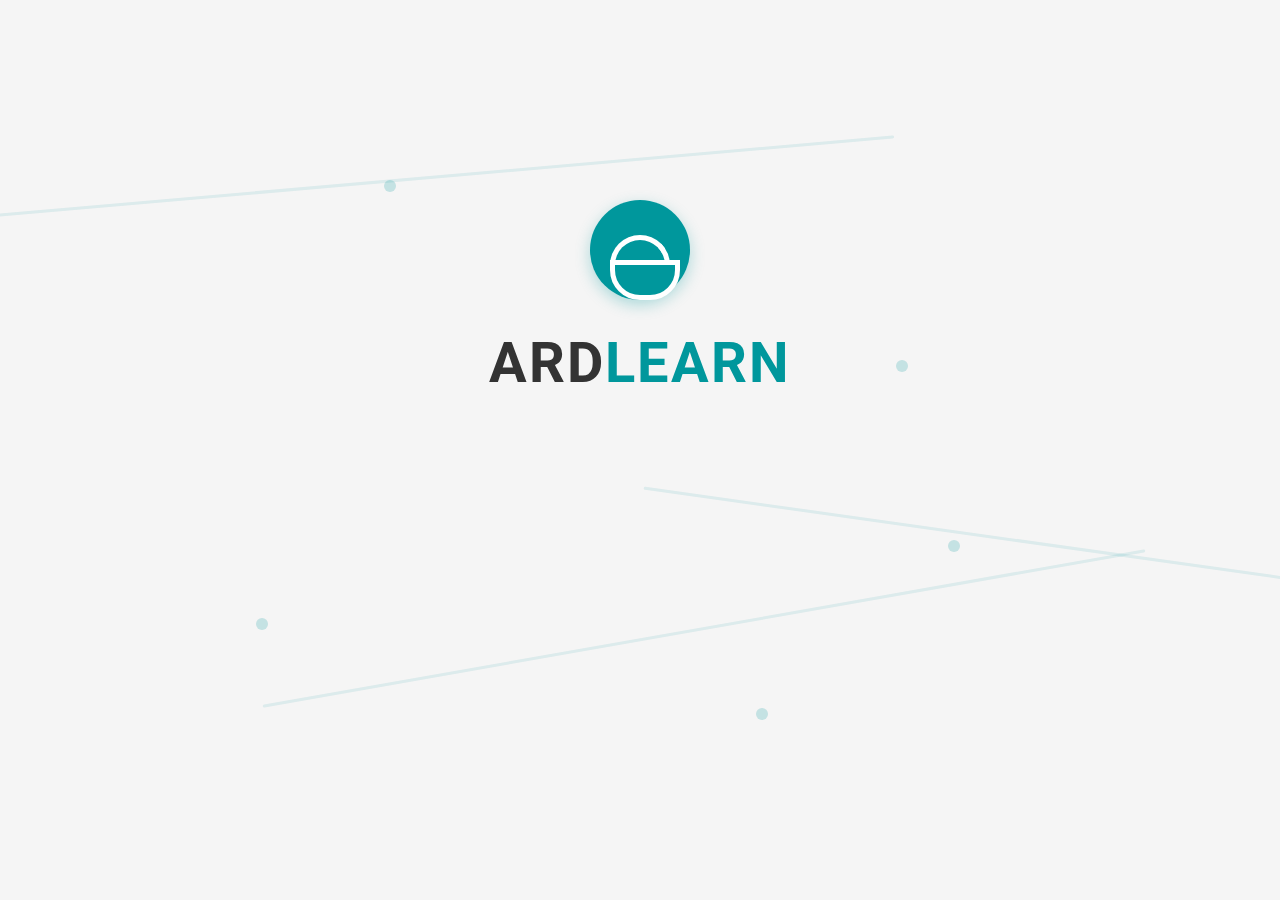
<file: index.html>
<!DOCTYPE html>

<html lang="ru">
<head>
    <meta charset="UTF-8">
    <meta name="viewport" content="width=device-width, initial-scale=1.0">
    <title>ArdLearn - Цифровая образовательная платформа</title>
    <link rel="stylesheet" href="index.css">
    <link rel="stylesheet" href="https://cdnjs.cloudflare.com/ajax/libs/font-awesome/6.0.0-beta3/css/all.min.css">
</head>
<body>
    <div class="splash-container">
        <div class="logo-container">
            <div class="logo-icon">
                <div class="arduino-logo">
                    <div class="logo-infinity"></div>
                </div>
            </div>
            <h1>ARD<span class="highlight">LEARN</span></h1>
        </div>
        <h2>Цифровая образовательная платформа для изучения Arduino</h2>
        <p>Инновационное решение для эффективного освоения навыков программирования и электроники</p>
        
        <div class="start-button-container">
            <a href="pres/presentation.html" class="start-button">
                НАЧАТЬ
                <i class="fas fa-arrow-right"></i>
            </a>
        </div>
        
        <div class="animated-background">
            <div class="circuit-line line1"></div>
            <div class="circuit-line line2"></div>
            <div class="circuit-line line3"></div>
            <div class="circuit-dot dot1"></div>
            <div class="circuit-dot dot2"></div>
            <div class="circuit-dot dot3"></div>
            <div class="circuit-dot dot4"></div>
            <div class="circuit-dot dot5"></div>
        </div>
    </div>

    <script>
        document.addEventListener('DOMContentLoaded', function() {
            // Анимация появления элементов
            setTimeout(() => {
                document.querySelector('.logo-container').classList.add('visible');
            }, 300);
            
            setTimeout(() => {
                document.querySelector('h2').classList.add('visible');
            }, 800);
            
            setTimeout(() => {
                document.querySelector('p').classList.add('visible');
            }, 1200);
            
            setTimeout(() => {
                document.querySelector('.start-button-container').classList.add('visible');
            }, 1600);
            
            // Эффект при наведении на кнопку
            const startButton = document.querySelector('.start-button');
            startButton.addEventListener('mouseover', function() {
                document.querySelectorAll('.circuit-dot').forEach(dot => {
                    dot.classList.add('active');
                });
            });
            
            startButton.addEventListener('mouseout', function() {
                document.querySelectorAll('.circuit-dot').forEach(dot => {
                    dot.classList.remove('active');
                });
            });
        });
    </script>
</body>
</html>
</file>
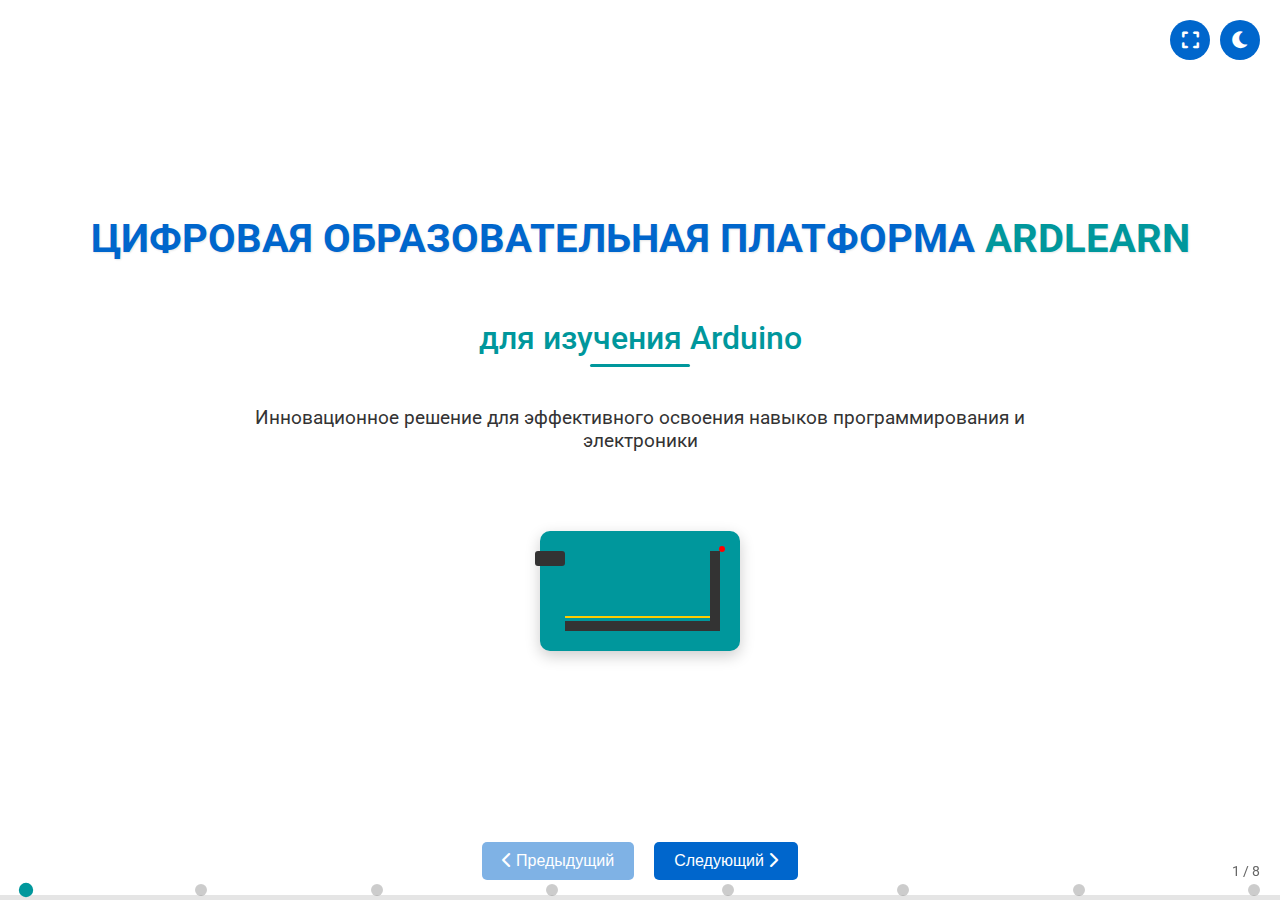
<file: pres/presentation.html>
<!DOCTYPE html>
<html lang="ru">
<head>
    <meta charset="UTF-8">
    <meta name="viewport" content="width=device-width, initial-scale=1.0">
    <title>ArdLearn - Цифровая образовательная платформа</title>
    <link rel="stylesheet" href="presentation.css">
    <link rel="stylesheet" href="presentation-models.css">
    <link rel="stylesheet" href="https://cdnjs.cloudflare.com/ajax/libs/font-awesome/6.0.0-beta3/css/all.min.css">
</head>
<body>
    <div class="slide-container">
        <!-- Slide 1: Title -->
        <div class="slide active" id="slide1">
            <h1>ЦИФРОВАЯ ОБРАЗОВАТЕЛЬНАЯ ПЛАТФОРМА <span class="arduino-color">ARDLEARN</span></h1>
            <h2>для изучения Arduino</h2>
            <div class="content">
                <p style="text-align: center; font-size: 1.2em;">Инновационное решение для эффективного освоения навыков программирования и электроники</p>
            </div>
            <div class="model-container">
                <div class="arduino-board-model">
                    <div class="board-base"></div>
                    <div class="usb-port"></div>
                    <div class="power-led"></div>
                    <div class="digital-pins"></div>
                    <div class="analog-pins"></div>
                </div>
            </div>
        </div>

        <!-- Slide 2: Introduction -->
        <div class="slide" id="slide2">
            <h2>Введение</h2>
            <div class="content">
                <ul class="animated-list">
                    <li>Актуальность образовательных платформ в эпоху цифровых технологий</li>
                    <li>ArdLearn - инновационное решение для изучения микроконтроллеров Arduino</li>
                    <li>Структурированные интерактивные курсы и практические задания</li>
                    <li>Обширная база знаний по Arduino</li>
                    <li>Более 60% студентов технических специальностей предпочитают интерактивный формат обучения</li>
                </ul>
            </div>
            <div class="model-container">
                <div class="education-model">
                    <div class="book"></div>
                    <div class="laptop">
                        <div class="laptop-screen"></div>
                    </div>
                    <div class="student"></div>
                </div>
            </div>
        </div>

        <!-- Slide 3: Architecture -->
        <div class="slide" id="slide3">
            <h2>Архитектура платформы</h2>
            <div class="content">
                <ul class="animated-list">
                    <li>Современные веб-технологии</li>
                    <li>Адаптивный интерфейс</li>
                    <li>Высокая производительность</li>
                    <li>Модульная структура обучения</li>
                    <li>Интерактивные учебные материалы</li>
                    <li>Административная панель</li>
                    <li>API для динамической загрузки контента</li>
                    <li>Система персонализации (светлая/темная тема)</li>
                </ul>
            </div>
            <div class="model-container">
                <div class="architecture-model">
                    <div class="server"></div>
                    <div class="database"></div>
                    <div class="client"></div>
                    <div class="connection-line line1"></div>
                    <div class="connection-line line2"></div>
                </div>
            </div>
        </div>

        <!-- Slide 4: Modules -->
        <div class="slide" id="slide4">
            <h2>Модульная структура обучения</h2>
            <div class="content">
                <ul class="animated-list" style="column-count: 2; column-gap: 40px;">
                    <li>Основы Arduino</li>
                    <li>Arduino IDE</li>
                    <li>Платы Arduino</li>
                    <li>Цифровой ввод/вывод</li>
                    <li>Аналоговые сигналы</li>
                    <li>Работа с датчиками</li>
                    <li>Управление моторами</li>
                    <li>Дисплеи и индикация</li>
                    <li>Интернет вещей (IoT)</li>
                    <li>Программирование</li>
                    <li>Электронные компоненты</li>
                    <li>Готовые проекты</li>
                    <li>Шаблоны кода</li>
                </ul>
            </div>
            <div class="model-container">
                <div class="modules-model">
                    <div class="module module1">
                        <i class="fas fa-microchip"></i>
                    </div>
                    <div class="module module2">
                        <i class="fas fa-code"></i>
                    </div>
                    <div class="module module3">
                        <i class="fas fa-cogs"></i>
                    </div>
                    <div class="module module4">
                        <i class="fas fa-project-diagram"></i>
                    </div>
                </div>
            </div>
        </div>

        <!-- Slide 5: Implementation Features -->
        <div class="slide" id="slide5">
            <h2>Особенности реализации</h2>
            <div class="content">
                <ul class="animated-list">
                    <li><span class="highlight">Адаптивный дизайн</span> - корректное отображение на устройствах с различным разрешением экрана</li>
                    <li><span class="highlight">Подсветка синтаксиса кода</span> - реализована с использованием Prism.js, адаптированной под стиль Arduino IDE</li>
                    <li><span class="highlight">Модульная архитектура</span> - легкое расширение функциональности и добавление новых образовательных модулей</li>
                    <li><span class="highlight">Интеграция с базой данных</span> - динамическая загрузка контента и персонализация обучения</li>
                    <li><span class="highlight">Система аутентификации</span> - разграничение доступа к административным функциям и пользовательскому контенту</li>
                </ul>
            </div>
            <div class="model-container">
                <div class="implementation-model">
                    <div class="code-editor">
                        <div class="code-line"></div>
                        <div class="code-line"></div>
                        <div class="code-line"></div>
                    </div>
                    <div class="responsive-devices">
                        <div class="device desktop"></div>
                        <div class="device tablet"></div>
                        <div class="device mobile"></div>
                    </div>
                </div>
            </div>
        </div>

        <!-- Slide 6: Advantages -->
        <div class="slide" id="slide6">
            <h2>Преимущества платформы ArdLearn</h2>
            <div class="content">
                <ul class="animated-list">
                    <li><span class="highlight">Структурированный подход к обучению</span> - логическая последовательность материалов с постепенным наращиванием сложности</li>
                    <li><span class="highlight">Интерактивность</span> - возможность сразу применять полученные знания на практике</li>
                    <li><span class="highlight">Современный интерфейс</span> - интуитивно понятный интерфейс с поддержкой различных тем оформления</li>
                    <li><span class="highlight">Расширяемость</span> - легкое добавление новых модулей и функциональных возможностей</li>
                    <li><span class="highlight">Доступность</span> - не требует установки дополнительного ПО, доступна через веб-браузер</li>
                </ul>
            </div>
            <div class="model-container">
                <div class="advantages-model">
                    <div class="advantage-item">
                        <div class="advantage-icon">
                            <i class="fas fa-graduation-cap"></i>
                        </div>
                        <div class="advantage-bar"></div>
                    </div>
                    <div class="advantage-item">
                        <div class="advantage-icon">
                            <i class="fas fa-hand-pointer"></i>
                        </div>
                        <div class="advantage-bar"></div>
                    </div>
                    <div class="advantage-item">
                        <div class="advantage-icon">
                            <i class="fas fa-palette"></i>
                        </div>
                        <div class="advantage-bar"></div>
                    </div>
                </div>
            </div>
        </div>

        <!-- Slide 7: Development Prospects -->
        <div class="slide" id="slide7">
            <h2>Перспективы развития</h2>
            <div class="content">
                <ul class="animated-list">
                    <li>Интеграция с онлайн-симулятором Arduino</li>
                    <li>Система тестирования и оценки знаний</li>
                    <li>Форум для обсуждения и обмена опытом</li>
                    <li>Персонализированные рекомендации на основе анализа активности пользователя</li>
                    <li>Мобильное приложение для расширения возможностей доступа</li>
                </ul>
            </div>
            <div class="model-container">
                <div class="prospects-model">
                    <div class="rocket">
                        <div class="rocket-body"></div>
                        <div class="rocket-window"></div>
                        <div class="rocket-fin"></div>
                        <div class="rocket-flame"></div>
                    </div>
                    <div class="stars">
                        <div class="star star1"></div>
                        <div class="star star2"></div>
                        <div class="star star3"></div>
                        <div class="star star4"></div>
                        <div class="star star5"></div>
                    </div>
                </div>
            </div>
        </div>

        <!-- Slide 8: Conclusion -->
        <div class="slide" id="slide8">
            <h2>Заключение</h2>
            <div class="content">
                <ul class="animated-list">
                    <li>ArdLearn - комплексное решение для изучения Arduino</li>
                    <li>Объединение структурированных учебных материалов, интерактивных элементов и современных технологий</li>
                    <li>Решение проблемы доступности качественных образовательных ресурсов</li>
                    <li>Популяризация технического образования</li>
                    <li>Развитие навыков программирования среди широкой аудитории</li>
                    <li>Соответствие современным тенденциям цифровизации образования</li>
                </ul>
            </div>
            <div class="model-container">
                <div class="conclusion-model">
                    <div class="arduino-logo">
                        <div class="logo-infinity"></div>
                    </div>
                    <div class="education-icon">
                        <i class="fas fa-user-graduate"></i>
                    </div>
                    <div class="connection-arrow"></div>
                </div>
            </div>
        </div>

        <!-- Navigation buttons -->
        <div class="navigation">
            <button id="prevBtn"><i class="fas fa-chevron-left"></i> Предыдущий</button>
            <button id="nextBtn">Следующий <i class="fas fa-chevron-right"></i></button>
        </div>
        <div class="slide-number" id="slideNumber">1 / 8</div>
        
        <!-- Theme toggle button -->
        <button class="theme-toggle" id="themeToggle" title="Переключить тему оформления"><i class="fas fa-moon"></i></button>
    </div>

    <script src="presentation.js"></script>
</body>
</html>
</file>
<file: index.css>
/* ArdLearn Splash Screen Styles */
@import url('https://fonts.googleapis.com/css2?family=Roboto:wght@300;400;500;700&display=swap');

:root {
    --primary-color: #00979c;
    --secondary-color: #0066cc;
    --text-color: #333;
    --background-color: #f5f5f5;
    --highlight-color: #00979c;
}

* {
    margin: 0;
    padding: 0;
    box-sizing: border-box;
}

body, html {
    height: 100%;
    font-family: 'Roboto', 'Segoe UI', Tahoma, Geneva, Verdana, sans-serif;
    background-color: var(--background-color);
    color: var(--text-color);
    overflow: hidden;
}

.splash-container {
    width: 100%;
    height: 100vh;
    display: flex;
    flex-direction: column;
    justify-content: center;
    align-items: center;
    text-align: center;
    padding: 20px;
    position: relative;
    z-index: 1;
}

.logo-container {
    display: flex;
    flex-direction: column;
    align-items: center;
    margin-bottom: 30px;
    opacity: 0;
    transform: translateY(-20px);
    transition: opacity 0.8s ease, transform 0.8s ease;
}

.logo-container.visible {
    opacity: 1;
    transform: translateY(0);
}

.logo-icon {
    width: 120px;
    height: 120px;
    margin-bottom: 20px;
    display: flex;
    justify-content: center;
    align-items: center;
}

.arduino-logo {
    width: 100px;
    height: 100px;
    background-color: var(--primary-color);
    border-radius: 50%;
    display: flex;
    justify-content: center;
    align-items: center;
    box-shadow: 0 5px 15px rgba(0, 151, 156, 0.3);
}

.logo-infinity {
    width: 60px;
    height: 30px;
    border: 5px solid white;
    border-radius: 30px 30px 0 0;
    position: relative;
}

.logo-infinity::before {
    content: '';
    position: absolute;
    width: 60px;
    height: 30px;
    border: 5px solid white;
    border-radius: 0 0 30px 30px;
    top: 20px;
    left: -5px;
}

h1 {
    font-size: 3.5rem;
    font-weight: 700;
    letter-spacing: 2px;
    margin-bottom: 10px;
    color: var(--text-color);
}

.highlight {
    color: var(--highlight-color);
}

h2 {
    font-size: 1.8rem;
    font-weight: 500;
    margin-bottom: 20px;
    opacity: 0;
    transform: translateY(-15px);
    transition: opacity 0.8s ease, transform 0.8s ease;
    max-width: 800px;
}

h2.visible {
    opacity: 1;
    transform: translateY(0);
}

p {
    font-size: 1.2rem;
    margin-bottom: 50px;
    max-width: 700px;
    line-height: 1.6;
    opacity: 0;
    transform: translateY(-10px);
    transition: opacity 0.8s ease, transform 0.8s ease;
}

p.visible {
    opacity: 1;
    transform: translateY(0);
}

.start-button-container {
    opacity: 0;
    transform: scale(0.9);
    transition: opacity 0.8s ease, transform 0.8s ease;
}

.start-button-container.visible {
    opacity: 1;
    transform: scale(1);
}

.start-button {
    display: inline-flex;
    align-items: center;
    justify-content: center;
    padding: 20px 60px;
    font-size: 1.8rem;
    font-weight: 700;
    text-transform: uppercase;
    background-color: var(--primary-color);
    color: white;
    border: none;
    border-radius: 50px;
    cursor: pointer;
    text-decoration: none;
    box-shadow: 0 10px 25px rgba(0, 151, 156, 0.4);
    transition: transform 0.3s ease, box-shadow 0.3s ease, background-color 0.3s ease;
    position: relative;
    overflow: hidden;
    letter-spacing: 2px;
}

.start-button::before {
    content: '';
    position: absolute;
    top: 0;
    left: -100%;
    width: 100%;
    height: 100%;
    background: linear-gradient(90deg, transparent, rgba(255, 255, 255, 0.2), transparent);
    transition: left 0.7s ease;
}

.start-button:hover {
    transform: translateY(-5px) scale(1.05);
    box-shadow: 0 15px 30px rgba(0, 151, 156, 0.5);
    background-color: var(--secondary-color);
}

.start-button:hover::before {
    left: 100%;
}

.start-button i {
    margin-left: 15px;
    font-size: 1.5rem;
    transition: transform 0.3s ease;
}

.start-button:hover i {
    transform: translateX(5px);
}

/* Анимированный фон */
.animated-background {
    position: absolute;
    top: 0;
    left: 0;
    width: 100%;
    height: 100%;
    z-index: -1;
    overflow: hidden;
}

.circuit-line {
    position: absolute;
    background-color: rgba(0, 151, 156, 0.1);
    border-radius: 10px;
}

.line1 {
    width: 80%;
    height: 3px;
    top: 20%;
    left: -10%;
    transform: rotate(-5deg);
}

.line2 {
    width: 60%;
    height: 3px;
    top: 60%;
    right: -10%;
    transform: rotate(8deg);
}

.line3 {
    width: 70%;
    height: 3px;
    bottom: 30%;
    left: 20%;
    transform: rotate(-10deg);
}

.circuit-dot {
    position: absolute;
    width: 12px;
    height: 12px;
    background-color: rgba(0, 151, 156, 0.2);
    border-radius: 50%;
    transition: background-color 0.5s ease, transform 0.5s ease, box-shadow 0.5s ease;
}

.circuit-dot.active {
    background-color: var(--primary-color);
    transform: scale(1.5);
    box-shadow: 0 0 15px var(--primary-color);
}

.dot1 {
    top: 20%;
    left: 30%;
}

.dot2 {
    top: 60%;
    right: 25%;
}

.dot3 {
    bottom: 30%;
    left: 20%;
}

.dot4 {
    top: 40%;
    left: 70%;
}

.dot5 {
    bottom: 20%;
    right: 40%;
}

/* Медиа-запросы для адаптивности */
@media (max-width: 768px) {
    h1 {
        font-size: 2.5rem;
    }
    
    h2 {
        font-size: 1.4rem;
    }
    
    p {
        font-size: 1rem;
        margin-bottom: 40px;
    }
    
    .start-button {
        padding: 15px 40px;
        font-size: 1.5rem;
    }
    
    .logo-icon {
        width: 100px;
        height: 100px;
    }
    
    .arduino-logo {
        width: 80px;
        height: 80px;
    }
    
    .logo-infinity {
        width: 50px;
        height: 25px;
    }
    
    .logo-infinity::before {
        width: 50px;
        height: 25px;
        top: 15px;
    }
}

@media (max-width: 480px) {
    h1 {
        font-size: 2rem;
    }
    
    h2 {
        font-size: 1.2rem;
    }
    
    .start-button {
        padding: 12px 30px;
        font-size: 1.3rem;
    }
}
</file>
<file: pres/presentation.css>
/* ArdLearn Presentation Styles */
@import url('https://fonts.googleapis.com/css2?family=Roboto:wght@300;400;500;700&display=swap');

:root {
    --primary-color: #00979c;
    --secondary-color: #0066cc;
    --text-color: #333;
    --background-color: #f5f5f5;
    --slide-background: white;
    --highlight-color: #f0f7ff;
}

body, html {
    margin: 0;
    padding: 0;
    font-family: 'Roboto', 'Segoe UI', Tahoma, Geneva, Verdana, sans-serif;
    background-color: var(--background-color);
    color: var(--text-color);
    transition: background-color 0.3s ease;
}

.slide-container {
    width: 100%;
    height: 100vh;
    overflow: hidden;
    position: relative;
}

.slide {
    width: 100%;
    height: 100vh;
    display: none;
    padding: 40px;
    box-sizing: border-box;
    text-align: center;
    background-color: var(--slide-background);
    box-shadow: 0 0 10px rgba(0,0,0,0.1);
    transition: transform 0.5s ease, opacity 0.5s ease;
    transform: translateX(100%);
    opacity: 0;
}

.slide.active {
    display: flex;
    flex-direction: column;
    justify-content: center;
    align-items: center;
    transform: translateX(0);
    opacity: 1;
}

.slide.prev {
    transform: translateX(-100%);
}

h1 {
    color: var(--secondary-color);
    margin-bottom: 30px;
    font-size: 2.5em;
    font-weight: 700;
    text-shadow: 1px 1px 2px rgba(0,0,0,0.1);
}

h2 {
    color: var(--primary-color);
    margin-bottom: 20px;
    font-size: 2em;
    font-weight: 500;
    position: relative;
    padding-bottom: 10px;
}

h2::after {
    content: '';
    position: absolute;
    bottom: 0;
    left: 50%;
    transform: translateX(-50%);
    width: 100px;
    height: 3px;
    background-color: var(--primary-color);
    border-radius: 3px;
}

.content {
    max-width: 800px;
    margin: 0 auto;
    text-align: left;
}

ul {
    text-align: left;
    margin-left: 20px;
    font-size: 1.2em;
    line-height: 1.6;
}

li {
    margin-bottom: 10px;
    position: relative;
}

.navigation {
    position: fixed;
    bottom: 20px;
    width: 100%;
    display: flex;
    justify-content: center;
    gap: 20px;
    z-index: 100;
}

button {
    padding: 10px 20px;
    background-color: var(--secondary-color);
    color: white;
    border: none;
    border-radius: 5px;
    cursor: pointer;
    font-size: 1em;
    transition: background-color 0.3s ease, transform 0.2s ease;
}

button:hover {
    background-color: var(--primary-color);
    transform: scale(1.05);
}

button.disabled {
    opacity: 0.5;
    cursor: not-allowed;
    transform: none;
}

.slide-number {
    position: fixed;
    bottom: 20px;
    right: 20px;
    font-size: 0.9em;
    color: #666;
    z-index: 100;
}

.arduino-color {
    color: var(--primary-color);
    font-weight: 700;
}

.highlight {
    background-color: var(--highlight-color);
    padding: 5px 10px;
    border-radius: 5px;
    font-weight: bold;
    display: inline-block;
}

/* Theme toggle */
.theme-toggle {
    position: fixed;
    top: 20px;
    right: 20px;
    z-index: 100;
    background-color: var(--secondary-color);
    color: white;
    border: none;
    border-radius: 50%;
    width: 40px;
    height: 40px;
    display: flex;
    justify-content: center;
    align-items: center;
    cursor: pointer;
    font-size: 1.2em;
    transition: background-color 0.3s ease, transform 0.2s ease;
}

.theme-toggle:hover {
    background-color: var(--primary-color);
    transform: scale(1.1);
}

/* Fullscreen toggle */
.fullscreen-toggle {
    position: fixed;
    top: 20px;
    right: 70px;
    z-index: 100;
    background-color: var(--secondary-color);
    color: white;
    border: none;
    border-radius: 50%;
    width: 40px;
    height: 40px;
    display: flex;
    justify-content: center;
    align-items: center;
    cursor: pointer;
    font-size: 1.2em;
    transition: background-color 0.3s ease, transform 0.2s ease;
    padding: 0;
}

.fullscreen-toggle:hover {
    background-color: var(--primary-color);
    transform: scale(1.1);
}

/* Progress bar */
.progress-bar {
    position: fixed;
    bottom: 0;
    left: 0;
    width: 100%;
    height: 5px;
    background-color: rgba(0, 0, 0, 0.1);
    z-index: 100;
    display: flex;
    justify-content: space-between;
    align-items: center;
    padding: 0 20px;
    box-sizing: border-box;
}

.progress-indicator {
    position: absolute;
    top: 0;
    left: 0;
    height: 100%;
    background-color: var(--primary-color);
    transition: width 0.3s ease;
    z-index: 1;
}

.slide-indicator {
    width: 12px;
    height: 12px;
    border-radius: 50%;
    background-color: rgba(0, 0, 0, 0.2);
    cursor: pointer;
    transition: background-color 0.3s ease, transform 0.2s ease;
    z-index: 2;
    margin-top: -15px;
}

.slide-indicator:hover {
    transform: scale(1.2);
}

.slide-indicator.active {
    background-color: var(--primary-color);
    transform: scale(1.2);
}

.slide-indicator.visited {
    background-color: var(--secondary-color);
}

/* Dark theme */
body.dark-theme {
    --background-color: #1a1a1a;
    --slide-background: #2d2d2d;
    --text-color: #f0f0f0;
    --highlight-color: #2c3e50;
}

body.dark-theme .slide {
    box-shadow: 0 0 15px rgba(0,0,0,0.3);
}

body.dark-theme .progress-bar {
    background-color: rgba(255, 255, 255, 0.1);
}

body.dark-theme .slide-indicator {
    background-color: rgba(255, 255, 255, 0.2);
}

body.dark-theme .slide-number {
    color: #aaa;
}

/* Responsive design */
@media (max-width: 768px) {
    h1 {
        font-size: 2em;
    }
    
    h2 {
        font-size: 1.6em;
    }
    
    ul {
        font-size: 1em;
    }
    
    .slide {
        padding: 20px;
    }
    
    .theme-toggle, .fullscreen-toggle {
        width: 36px;
        height: 36px;
        font-size: 1em;
    }
    
    .fullscreen-toggle {
        right: 66px;
    }
    
    .navigation {
        bottom: 10px;
    }
    
    button {
        padding: 8px 16px;
        font-size: 0.9em;
    }
    
    .slide-number {
        bottom: 10px;
        right: 10px;
    }
}

/* Animation for list items */
@keyframes fadeIn {
    from {
        opacity: 0;
        transform: translateY(20px);
    }
    to {
        opacity: 1;
        transform: translateY(0);
    }
}

.animated-list li {
    opacity: 0;
    animation: fadeIn 0.5s ease forwards;
}

.animated-list li:nth-child(1) { animation-delay: 0.1s; }
.animated-list li:nth-child(2) { animation-delay: 0.2s; }
.animated-list li:nth-child(3) { animation-delay: 0.3s; }
.animated-list li:nth-child(4) { animation-delay: 0.4s; }
.animated-list li:nth-child(5) { animation-delay: 0.5s; }
.animated-list li:nth-child(6) { animation-delay: 0.6s; }
.animated-list li:nth-child(7) { animation-delay: 0.7s; }
.animated-list li:nth-child(8) { animation-delay: 0.8s; }
.animated-list li:nth-child(9) { animation-delay: 0.9s; }
.animated-list li:nth-child(10) { animation-delay: 1s; }
.animated-list li:nth-child(11) { animation-delay: 1.1s; }
.animated-list li:nth-child(12) { animation-delay: 1.2s; }
.animated-list li:nth-child(13) { animation-delay: 1.3s; }

/* Print styles */
@media print {
    .slide {
        display: block !important;
        page-break-after: always;
        transform: none !important;
        opacity: 1 !important;
        height: auto;
        box-shadow: none;
    }
    
    .navigation, .theme-toggle, .fullscreen-toggle, .progress-bar, .slide-number {
        display: none !important;
    }
    
    body {
        background-color: white !important;
    }
    
    .slide {
        background-color: white !important;
    }
}
</file>
<file: pres/presentation-models.css>
/* ArdLearn Presentation Models CSS */

/* Common styles for all models */
.model-container {
    width: 100%;
    max-width: 600px;
    height: 200px;
    margin: 20px auto;
    position: relative;
    display: flex;
    justify-content: center;
    align-items: center;
}

/* Slide 1: Arduino Board Model */
.arduino-board-model {
    width: 200px;
    height: 120px;
    position: relative;
    animation: float 3s ease-in-out infinite;
}

.board-base {
    width: 100%;
    height: 100%;
    background-color: #00979c;
    border-radius: 10px;
    position: relative;
    box-shadow: 0 5px 15px rgba(0, 0, 0, 0.2);
}

.usb-port {
    width: 30px;
    height: 15px;
    background-color: #333;
    position: absolute;
    top: 20px;
    left: -5px;
    border-radius: 3px;
}

.power-led {
    width: 6px;
    height: 6px;
    background-color: #ff0000;
    border-radius: 50%;
    position: absolute;
    top: 15px;
    right: 15px;
    animation: blink 2s infinite;
}

.digital-pins {
    width: 150px;
    height: 10px;
    background-color: #333;
    position: absolute;
    bottom: 20px;
    left: 25px;
    display: flex;
    justify-content: space-between;
}

.digital-pins::before, .digital-pins::after {
    content: '';
    position: absolute;
    width: 150px;
    height: 2px;
    background-color: #ffcc00;
    top: -5px;
    left: 0;
}

.analog-pins {
    width: 10px;
    height: 80px;
    background-color: #333;
    position: absolute;
    top: 20px;
    right: 20px;
    display: flex;
    flex-direction: column;
    justify-content: space-between;
}

/* Slide 2: Education Model */
.education-model {
    width: 300px;
    height: 150px;
    position: relative;
    display: flex;
    justify-content: space-around;
    align-items: flex-end;
}

.book {
    width: 60px;
    height: 80px;
    background-color: #0066cc;
    border-radius: 5px;
    position: relative;
    transform: rotate(-10deg);
    box-shadow: 3px 3px 5px rgba(0, 0, 0, 0.2);
}

.book::before {
    content: '';
    position: absolute;
    width: 50px;
    height: 10px;
    background-color: #fff;
    top: 20px;
    left: 5px;
    border-radius: 2px;
}

.book::after {
    content: '';
    position: absolute;
    width: 50px;
    height: 5px;
    background-color: #fff;
    top: 40px;
    left: 5px;
    border-radius: 2px;
}

.laptop {
    width: 100px;
    height: 70px;
    background-color: #333;
    border-radius: 5px 5px 0 0;
    position: relative;
    transform: perspective(300px) rotateX(10deg);
}

.laptop::after {
    content: '';
    position: absolute;
    width: 120px;
    height: 10px;
    background-color: #555;
    bottom: -10px;
    left: -10px;
    border-radius: 0 0 5px 5px;
}

.laptop-screen {
    width: 90px;
    height: 60px;
    background-color: #00979c;
    position: absolute;
    top: 5px;
    left: 5px;
    border-radius: 2px;
    animation: screen-glow 3s infinite;
}

.student {
    width: 40px;
    height: 80px;
    position: relative;
}

.student::before {
    content: '';
    position: absolute;
    width: 30px;
    height: 30px;
    background-color: #ffcc00;
    border-radius: 50%;
    top: 0;
    left: 5px;
}

.student::after {
    content: '';
    position: absolute;
    width: 40px;
    height: 50px;
    background-color: #0066cc;
    border-radius: 10px 10px 0 0;
    top: 30px;
    left: 0;
}

/* Slide 3: Architecture Model */
.architecture-model {
    width: 400px;
    height: 150px;
    position: relative;
    display: flex;
    justify-content: space-between;
    align-items: center;
}

.server {
    width: 80px;
    height: 120px;
    background-color: #333;
    border-radius: 5px;
    position: relative;
}

.server::before, .server::after {
    content: '';
    position: absolute;
    width: 70px;
    height: 10px;
    background-color: #00979c;
    left: 5px;
    border-radius: 2px;
}

.server::before {
    top: 20px;
}

.server::after {
    top: 40px;
}

.database {
    width: 80px;
    height: 100px;
    background-color: #0066cc;
    border-radius: 10px 10px 5px 5px;
    position: relative;
}

.database::before, .database::after {
    content: '';
    position: absolute;
    width: 80px;
    height: 20px;
    left: 0;
    border-radius: 10px 10px 0 0;
}

.database::before {
    background-color: #0077dd;
    top: -10px;
}

.database::after {
    background-color: #0088ee;
    top: -5px;
}

.client {
    width: 120px;
    height: 80px;
    background-color: #f5f5f5;
    border-radius: 5px;
    position: relative;
    box-shadow: 0 5px 10px rgba(0, 0, 0, 0.1);
}

.client::before {
    content: '';
    position: absolute;
    width: 100px;
    height: 60px;
    background-color: #00979c;
    top: 10px;
    left: 10px;
    border-radius: 2px;
}

.connection-line {
    position: absolute;
    height: 2px;
    background-color: #0066cc;
}

.line1 {
    width: 80px;
    top: 50%;
    left: 100px;
}

.line2 {
    width: 80px;
    top: 50%;
    right: 140px;
}

/* Slide 4: Modules Model */
.modules-model {
    width: 300px;
    height: 150px;
    display: flex;
    flex-wrap: wrap;
    justify-content: space-around;
    align-items: center;
}

.module {
    width: 100px;
    height: 60px;
    background-color: #00979c;
    border-radius: 10px;
    margin: 5px;
    display: flex;
    justify-content: center;
    align-items: center;
    box-shadow: 0 5px 10px rgba(0, 0, 0, 0.1);
    transition: transform 0.3s ease;
}

.module:hover {
    transform: scale(1.1);
}

.module i {
    font-size: 24px;
    color: white;
}

.module1 {
    background-color: #00979c;
}

.module2 {
    background-color: #0066cc;
}

.module3 {
    background-color: #ff6600;
}

.module4 {
    background-color: #339933;
}

/* Slide 5: Implementation Model */
.implementation-model {
    width: 400px;
    height: 150px;
    display: flex;
    justify-content: space-around;
    align-items: center;
}

.code-editor {
    width: 150px;
    height: 120px;
    background-color: #282c34;
    border-radius: 5px;
    padding: 10px;
    position: relative;
}

.code-line {
    width: 130px;
    height: 10px;
    background-color: #00979c;
    margin-bottom: 15px;
    border-radius: 2px;
    opacity: 0.7;
}

.code-line:nth-child(2) {
    width: 100px;
    background-color: #ff6600;
}

.code-line:nth-child(3) {
    width: 80px;
    background-color: #0066cc;
}

.responsive-devices {
    width: 150px;
    height: 120px;
    display: flex;
    flex-direction: column;
    justify-content: space-between;
    align-items: center;
}

.device {
    background-color: #f5f5f5;
    border-radius: 5px;
    box-shadow: 0 3px 6px rgba(0, 0, 0, 0.1);
}

.desktop {
    width: 120px;
    height: 70px;
    position: relative;
}

.desktop::before {
    content: '';
    position: absolute;
    width: 40px;
    height: 10px;
    background-color: #333;
    bottom: -10px;
    left: 40px;
    border-radius: 0 0 5px 5px;
}

.tablet {
    width: 60px;
    height: 80px;
}

.mobile {
    width: 30px;
    height: 50px;
}

/* Slide 6: Advantages Model */
.advantages-model {
    width: 300px;
    height: 150px;
    display: flex;
    flex-direction: column;
    justify-content: space-around;
}

.advantage-item {
    width: 100%;
    height: 40px;
    display: flex;
    align-items: center;
}

.advantage-icon {
    width: 40px;
    height: 40px;
    background-color: #00979c;
    border-radius: 50%;
    display: flex;
    justify-content: center;
    align-items: center;
    margin-right: 20px;
}

.advantage-icon i {
    color: white;
    font-size: 20px;
}

.advantage-bar {
    height: 15px;
    background-color: #0066cc;
    border-radius: 10px;
    flex-grow: 1;
}

.advantage-item:nth-child(1) .advantage-bar {
    width: 90%;
}

.advantage-item:nth-child(2) .advantage-bar {
    width: 75%;
    background-color: #ff6600;
}

.advantage-item:nth-child(3) .advantage-bar {
    width: 85%;
    background-color: #339933;
}

/* Slide 7: Prospects Model */
.prospects-model {
    width: 300px;
    height: 150px;
    position: relative;
}

.rocket {
    width: 40px;
    height: 100px;
    position: absolute;
    top: 20px;
    left: 50%;
    transform: translateX(-50%);
    animation: rocket-float 3s ease-in-out infinite;
}

.rocket-body {
    width: 40px;
    height: 80px;
    background-color: #ff6600;
    border-radius: 20px 20px 5px 5px;
    position: relative;
}

.rocket-window {
    width: 20px;
    height: 20px;
    background-color: #00979c;
    border-radius: 50%;
    position: absolute;
    top: 15px;
    left: 10px;
}

.rocket-fin {
    width: 15px;
    height: 30px;
    background-color: #ff6600;
    position: absolute;
    bottom: 10px;
    right: -15px;
    border-radius: 0 5px 5px 0;
}

.rocket-fin::before {
    content: '';
    position: absolute;
    width: 15px;
    height: 30px;
    background-color: #ff6600;
    bottom: 0;
    left: -40px;
    border-radius: 5px 0 0 5px;
}

.rocket-flame {
    width: 20px;
    height: 30px;
    background-color: #ffcc00;
    position: absolute;
    bottom: -30px;
    left: 10px;
    border-radius: 0 0 10px 10px;
    animation: flame 0.5s alternate infinite;
}

.stars {
    width: 100%;
    height: 100%;
    position: absolute;
    top: 0;
    left: 0;
}

.star {
    width: 5px;
    height: 5px;
    background-color: #fff;
    border-radius: 50%;
    position: absolute;
    animation: twinkle 2s alternate infinite;
}

.star1 {
    top: 20%;
    left: 10%;
    animation-delay: 0.2s;
}

.star2 {
    top: 30%;
    left: 80%;
    animation-delay: 0.5s;
}

.star3 {
    top: 70%;
    left: 20%;
    animation-delay: 0.8s;
}

.star4 {
    top: 50%;
    left: 90%;
    animation-delay: 1.1s;
}

.star5 {
    top: 80%;
    left: 50%;
    animation-delay: 1.4s;
}

/* Slide 8: Conclusion Model */
.conclusion-model {
    width: 300px;
    height: 150px;
    position: relative;
    display: flex;
    justify-content: space-around;
    align-items: center;
}

.arduino-logo {
    width: 100px;
    height: 100px;
    background-color: #00979c;
    border-radius: 50%;
    display: flex;
    justify-content: center;
    align-items: center;
    position: relative;
}

.logo-infinity {
    width: 60px;
    height: 30px;
    border: 5px solid white;
    border-radius: 30px 30px 0 0;
    position: relative;
}

.logo-infinity::before {
    content: '';
    position: absolute;
    width: 60px;
    height: 30px;
    border: 5px solid white;
    border-radius: 0 0 30px 30px;
    top: 20px;
    left: -5px;
}

.education-icon {
    width: 80px;
    height: 80px;
    background-color: #0066cc;
    border-radius: 50%;
    display: flex;
    justify-content: center;
    align-items: center;
}

.education-icon i {
    color: white;
    font-size: 40px;
}

.connection-arrow {
    width: 80px;
    height: 20px;
    background-color: transparent;
    position: absolute;
    top: 50%;
    left: 50%;
    transform: translate(-50%, -50%);
}

.connection-arrow::before {
    content: '';
    position: absolute;
    width: 100%;
    height: 2px;
    background-color: #333;
    top: 50%;
    left: 0;
}

.connection-arrow::after {
    content: '';
    position: absolute;
    width: 10px;
    height: 10px;
    border-top: 2px solid #333;
    border-right: 2px solid #333;
    transform: rotate(45deg);
    right: -5px;
    top: 5px;
}

/* Animations */
@keyframes float {
    0%, 100% {
        transform: translateY(0);
    }
    50% {
        transform: translateY(-10px);
    }
}

@keyframes blink {
    0%, 100% {
        opacity: 1;
    }
    50% {
        opacity: 0.3;
    }
}

@keyframes screen-glow {
    0%, 100% {
        background-color: #00979c;
    }
    50% {
        background-color: #0066cc;
    }
}

@keyframes rocket-float {
    0%, 100% {
        transform: translateX(-50%) translateY(0);
    }
    50% {
        transform: translateX(-50%) translateY(-15px);
    }
}

@keyframes flame {
    0% {
        height: 20px;
        background-color: #ffcc00;
    }
    100% {
        height: 30px;
        background-color: #ff6600;
    }
}

@keyframes twinkle {
    0% {
        opacity: 0.3;
        transform: scale(1);
    }
    100% {
        opacity: 1;
        transform: scale(1.5);
    }
}

/* Dark theme adjustments */
body.dark-theme .model-container {
    filter: brightness(0.9);
}

body.dark-theme .client {
    background-color: #333;
}

body.dark-theme .client::before {
    background-color: #00979c;
}

body.dark-theme .device {
    background-color: #444;
}

body.dark-theme .connection-arrow::before,
body.dark-theme .connection-arrow::after {
    border-color: #ccc;
    background-color: #ccc;
}

/* Responsive adjustments */
@media (max-width: 768px) {
    .model-container {
        height: 150px;
        transform: scale(0.8);
    }
    
    .architecture-model,
    .implementation-model {
        width: 300px;
    }
}
</file>
